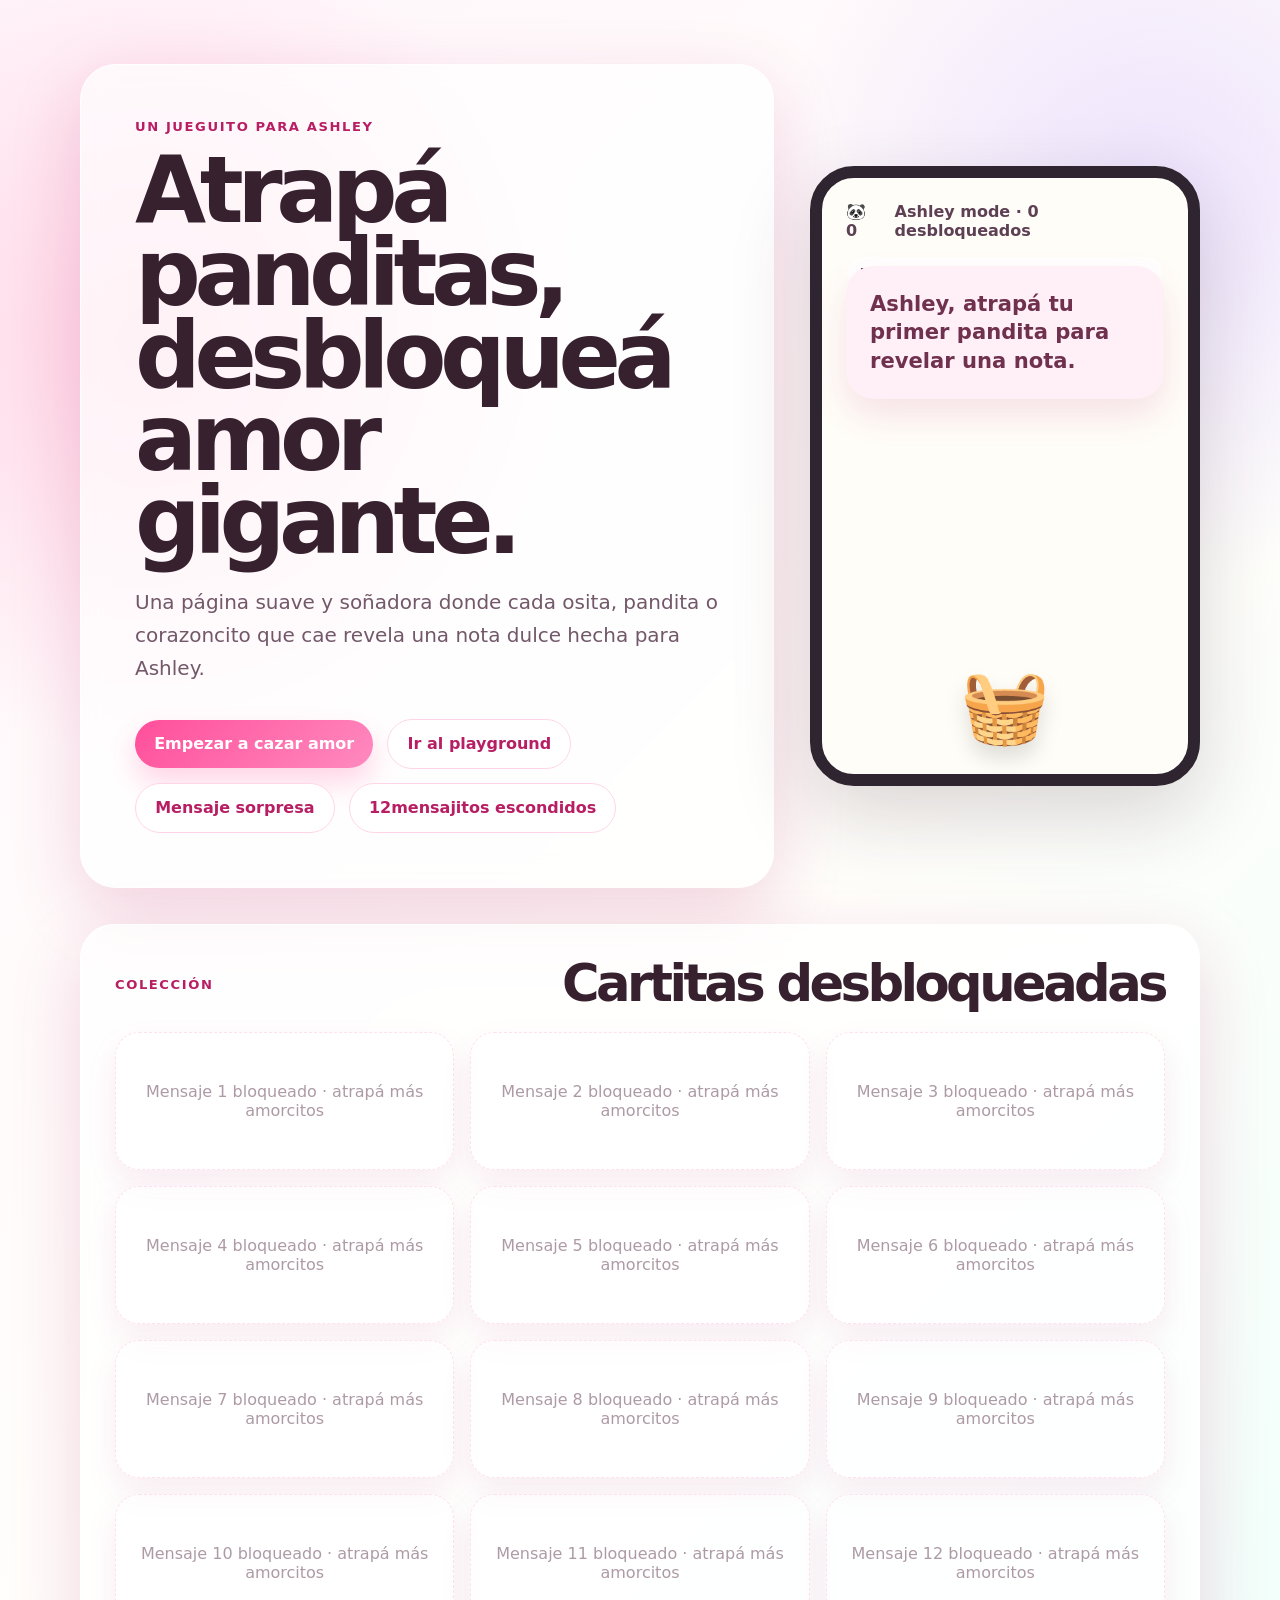
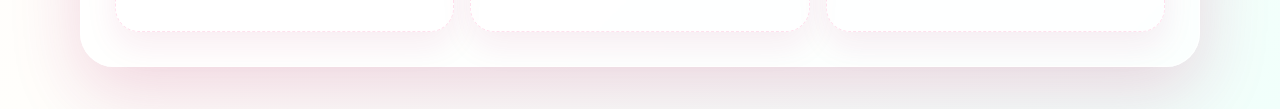
<file: index.html>
<!doctype html>
<html lang="es">
<head>
  <meta charset="utf-8" />
  <meta name="viewport" content="width=device-width, initial-scale=1" />
  <meta name="description" content="Un mini juego de amor para Ashley: atrapá panditas, ositas y corazones para descubrir mensajes dulces." />
  <meta name="theme-color" content="#fff6fb" />
  <title>Para Ashley · Panda Love Catcher</title>
  <link rel="stylesheet" href="styles.css" />
</head>
<body>
  <a class="skip-link" href="#game">Saltar al juego</a>

  <main class="page-shell">
    <section class="soft-storybook" aria-labelledby="hero-title">
      <div class="storybook-card storybook-card--intro">
        <p class="eyebrow">Un jueguito para Ashley</p>
        <h1 id="hero-title">Atrapá panditas, desbloqueá amor gigante.</h1>
        <p class="hero-text">
          Una página suave y soñadora donde cada osita, pandita o corazoncito que cae
          revela una nota dulce hecha para Ashley.
        </p>
        <div class="hero-actions" aria-label="Acciones principales">
          <a class="button button--primary" href="#game">Empezar a cazar amor</a>
          <a class="button button--ghost" href="playground.html">Ir al playground</a>
          <button class="button button--ghost" id="surpriseButton" type="button">Mensaje sorpresa</button>
          <span class="hidden-count"><span id="totalMessages">0</span> mensajitos escondidos</span>
        </div>
      </div>

      <section class="phone-game" id="game" aria-labelledby="game-title">
        <div class="phone-game__hud">
          <span>🐼 <strong id="score">0</strong></span>
          <span>Ashley mode · <strong id="unlocked">0</strong> desbloqueados</span>
        </div>

        <h2 class="sr-only" id="game-title">Juego de atrapar panditas para Ashley</h2>
        <div class="game-stage" id="gameStage" tabindex="0" role="application" aria-label="Juego: usá mouse, dedo o flechas para mover la canasta">
          <p class="stage-hint">Usá el mouse, el dedo o las flechas ← →</p>
          <div class="falling-items" id="fallingItems" aria-hidden="true"></div>
          <div class="message-card" aria-live="polite">
            <p id="currentMessage">Ashley, atrapá tu primer pandita para revelar una nota.</p>
          </div>
          <div class="basket" id="basket" aria-hidden="true">🧺</div>
        </div>
      </section>
    </section>

    <section class="notes" aria-labelledby="notes-title">
      <div class="notes__intro">
        <p class="eyebrow">Colección</p>
        <h2 id="notes-title">Cartitas desbloqueadas</h2>
      </div>
      <ol class="notes-grid" id="notesGrid"></ol>
    </section>
  </main>

  <script src="script.js"></script>
</body>
</html>
</file>
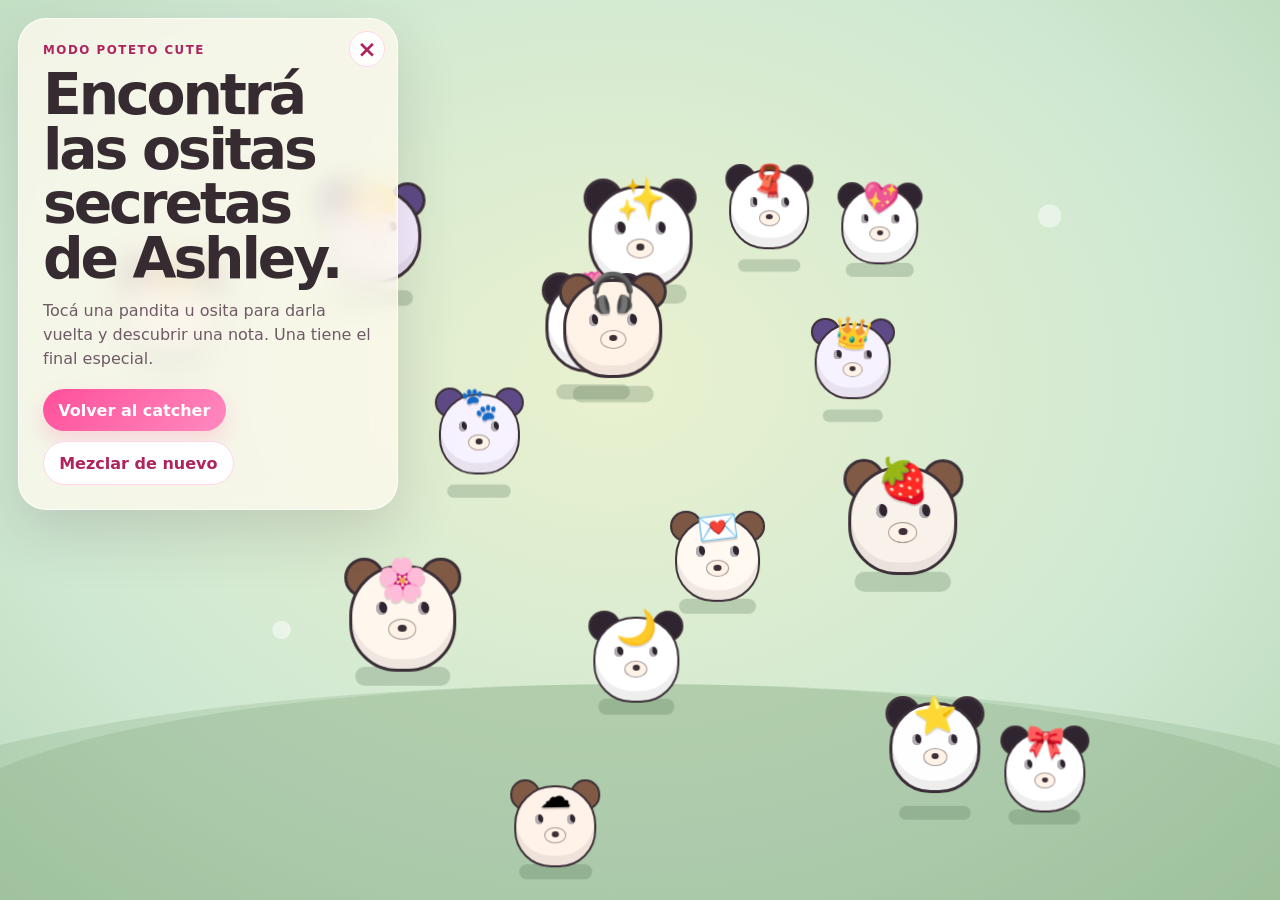
<file: playground.html>
<!doctype html>
<html lang="es">
<head>
  <meta charset="utf-8" />
  <meta name="viewport" content="width=device-width, initial-scale=1, viewport-fit=cover" />
  <meta name="description" content="Un playground de panditas y ositas para Ashley: tocá cada personaje para descubrir mensajes de amor." />
  <meta name="theme-color" content="#cfe8d2" />
  <title>Para Ashley · Panda Playground</title>
  <link rel="stylesheet" href="playground.css" />
</head>
<body>
  <main
    class="playground"
    id="playground"
    aria-label="Jardín de panditas y ositas. Tocá un personaje para leer su nota secreta de amor para Ashley. Encontrá el personaje de la suerte para abrir el final."
  ></main>

  <aside class="intro-card" id="introCard" aria-labelledby="playground-title">
    <button class="intro-card__close" id="closeIntro" type="button" aria-label="Cerrar mensaje de inicio">×</button>
    <p class="eyebrow">Modo poteto cute</p>
    <h1 id="playground-title">Encontrá las ositas secretas de Ashley.</h1>
    <p>Tocá una pandita u osita para darla vuelta y descubrir una nota. Una tiene el final especial.</p>
    <nav class="intro-actions" aria-label="Navegación">
      <a href="index.html">Volver al catcher</a>
      <button id="shuffleAgain" type="button">Mezclar de nuevo</button>
    </nav>
  </aside>

  <div class="finale" id="finale" hidden role="dialog" aria-modal="true" aria-labelledby="finale-title">
    <div class="finale__card">
      <p class="eyebrow">La pandita de la suerte</p>
      <h2 id="finale-title">Ashley, ganaste todos mis corazoncitos.</h2>
      <p>Si este jardín tuviera mil ositas, igual te buscaría a vos primero.</p>
      <button id="playAgain" type="button">Jugar otra vez</button>
    </div>
  </div>

  <div class="confetti" id="confetti" aria-hidden="true"></div>
  <p class="sr-only" id="status" role="status"></p>

  <script src="playground.js"></script>
</body>
</html>
</file>
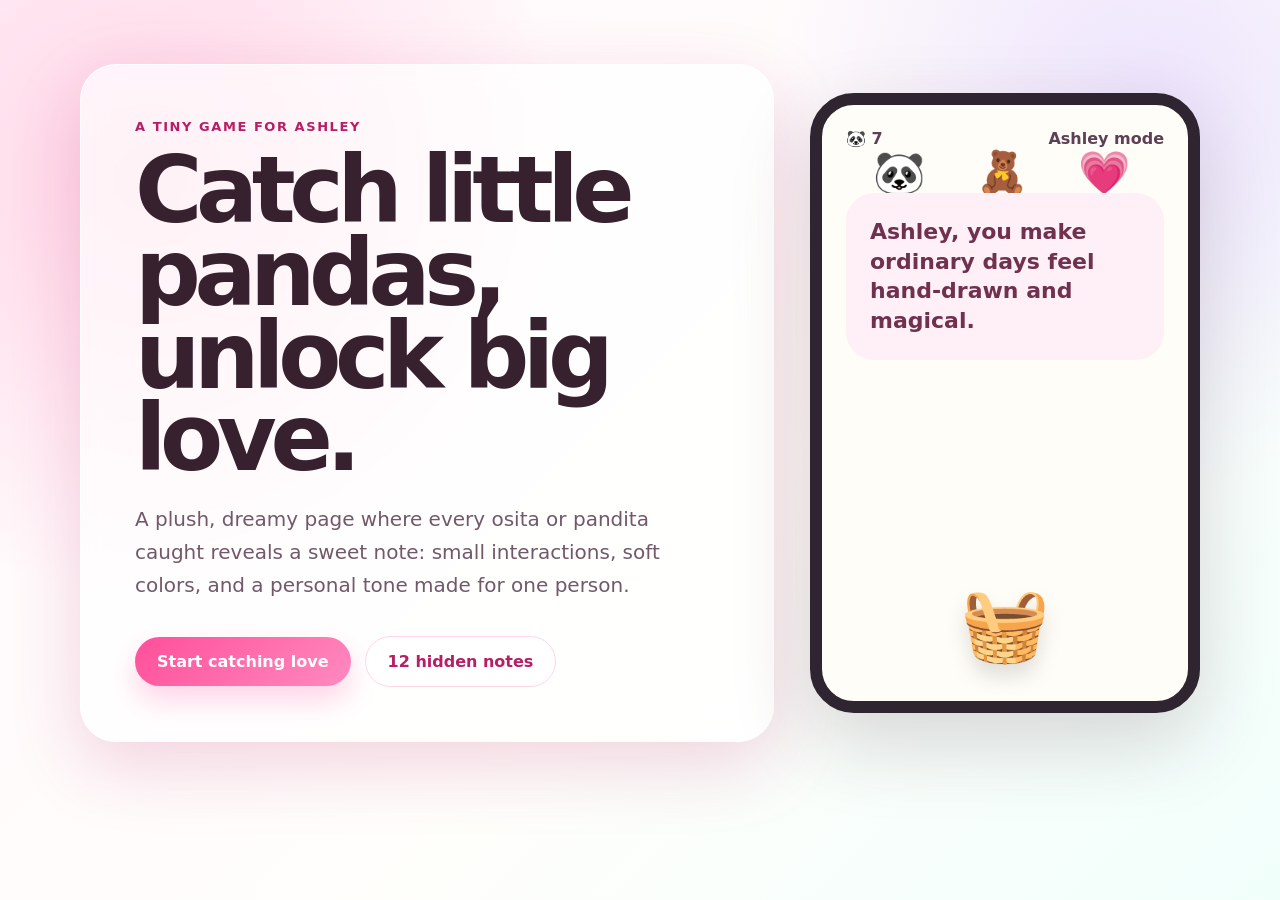
<file: design/ashley-panda-love/01-soft-storybook.html>
<!doctype html>
<html lang="en">
<head>
  <meta charset="utf-8" />
  <meta name="viewport" content="width=device-width, initial-scale=1" />
  <title>Ashley's Panda Garden — Soft Storybook</title>
  <style>
    :root {
      --bg: #fff6fb;
      --ink: #37212f;
      --muted: #725869;
      --rose: #ff77ad;
      --rose-dark: #b81e63;
      --cream: #fffdf8;
      --mint: #bcebdc;
      --lavender: #d9c7ff;
      --shadow: 0 24px 70px rgba(184, 30, 99, .18);
    }
    * { box-sizing: border-box; }
    body {
      margin: 0;
      min-height: 100vh;
      font-family: Inter, ui-sans-serif, system-ui, -apple-system, BlinkMacSystemFont, "Segoe UI", sans-serif;
      color: var(--ink);
      background:
        radial-gradient(circle at 12% 20%, rgba(255, 119, 173, .28), transparent 26rem),
        radial-gradient(circle at 90% 12%, rgba(217, 199, 255, .48), transparent 24rem),
        linear-gradient(135deg, var(--bg), #fffefb 58%, #f1fffb);
      overflow: hidden;
    }
    main { width: min(1120px, calc(100vw - 40px)); margin: 0 auto; padding: 64px 0 36px; }
    .shell { display: grid; grid-template-columns: 1fr 390px; gap: 36px; align-items: center; }
    .hero {
      background: rgba(255,255,255,.68);
      border: 1px solid rgba(255,255,255,.9);
      border-radius: 36px;
      box-shadow: var(--shadow);
      padding: 54px;
      backdrop-filter: blur(14px);
    }
    .eyebrow { color: var(--rose-dark); font-weight: 800; letter-spacing: .12em; text-transform: uppercase; font-size: 13px; }
    h1 { font-size: clamp(48px, 8vw, 92px); line-height: .9; margin: 16px 0 22px; letter-spacing: -.07em; }
    p { color: var(--muted); font-size: 20px; line-height: 1.65; margin: 0; max-width: 650px; }
    .cta { display: flex; gap: 14px; margin-top: 34px; align-items: center; flex-wrap: wrap; }
    button, .pill {
      border: 0; border-radius: 999px; padding: 15px 22px; font: inherit; font-weight: 800;
    }
    button { color: white; background: linear-gradient(135deg, #ff4f9a, #ff8abf); box-shadow: 0 14px 28px rgba(255,79,154,.24); }
    .pill { background: #fff; color: var(--rose-dark); border: 1px solid #ffd5e7; }
    .phone {
      min-height: 620px;
      border-radius: 44px;
      background: var(--cream);
      border: 12px solid #2f2530;
      box-shadow: 0 30px 80px rgba(55,33,47,.18);
      padding: 24px;
      position: relative;
      overflow: hidden;
    }
    .score { display:flex; justify-content:space-between; font-weight:900; color:#5e4055; }
    .catcher { position:absolute; left:50%; bottom:34px; transform:translateX(-50%); font-size:72px; filter: drop-shadow(0 12px 10px rgba(0,0,0,.12)); }
    .falling { position:absolute; font-size:42px; animation: drop 5s linear infinite; }
    .falling:nth-child(2){ left:14%; animation-delay:-1s; }
    .falling:nth-child(3){ left:42%; animation-delay:-3s; }
    .falling:nth-child(4){ left:70%; animation-delay:-2s; }
    .card { position:absolute; left:24px; right:24px; top:88px; padding:24px; border-radius:28px; background:#fff0f7; color:#70314f; font-size:22px; line-height:1.35; font-weight:800; }
    @keyframes drop { from { transform: translateY(-90px) rotate(-10deg); } to { transform: translateY(610px) rotate(15deg); } }
    @media (max-width: 900px) { .shell { grid-template-columns: 1fr; } body{overflow:auto;} .phone{min-height:520px;} }
    @media (prefers-reduced-motion: reduce) { .falling { animation: none; } }
  </style>
</head>
<body>
  <main>
    <section class="shell" aria-label="Soft storybook direction">
      <div class="hero">
        <div class="eyebrow">A tiny game for Ashley</div>
        <h1>Catch little pandas, unlock big love.</h1>
        <p>A plush, dreamy page where every osita or pandita caught reveals a sweet note: small interactions, soft colors, and a personal tone made for one person.</p>
        <div class="cta"><button>Start catching love</button><span class="pill">12 hidden notes</span></div>
      </div>
      <div class="phone" aria-label="Game preview">
        <div class="score"><span>🐼 7</span><span>Ashley mode</span></div>
        <span class="falling">🐼</span><span class="falling">🧸</span><span class="falling">💗</span>
        <div class="card">Ashley, you make ordinary days feel hand-drawn and magical.</div>
        <div class="catcher">🧺</div>
      </div>
    </section>
  </main>
</body>
</html>
</file>
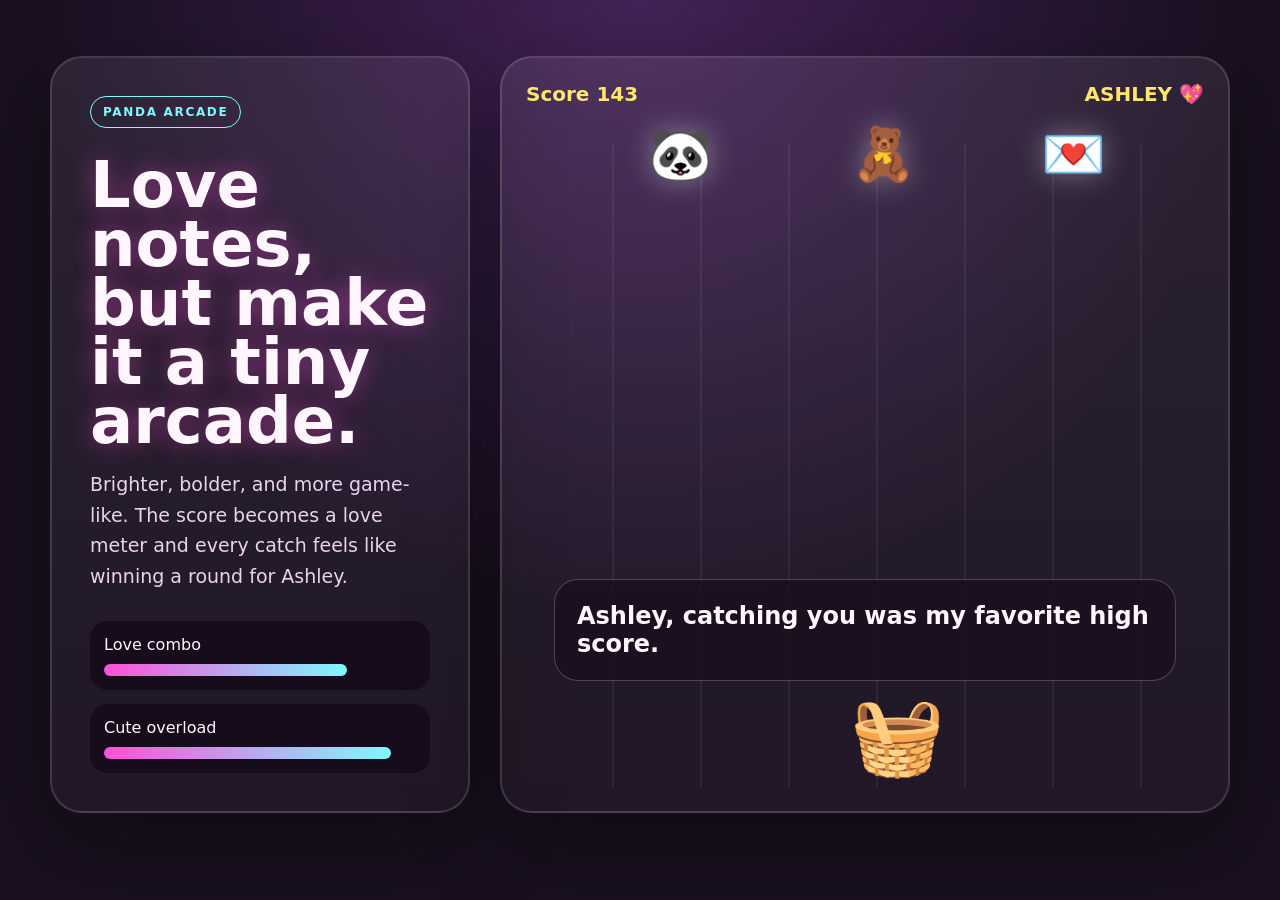
<file: design/ashley-panda-love/02-arcade-valentine.html>
<!doctype html>
<html lang="en">
<head>
  <meta charset="utf-8" />
  <meta name="viewport" content="width=device-width, initial-scale=1" />
  <title>Ashley's Panda Garden — Arcade Valentine</title>
  <style>
    :root { --bg:#1a1020; --panel:#2a1835; --pink:#ff4fd8; --cyan:#7df9ff; --yellow:#ffe66d; --white:#fff7fd; }
    *{box-sizing:border-box} body{margin:0; min-height:100vh; font-family: ui-rounded, "SF Pro Rounded", Inter, system-ui, sans-serif; color:var(--white); background: radial-gradient(circle at 50% 0%, #432358, transparent 38rem), var(--bg); overflow:hidden;}
    main{width:min(1180px, calc(100vw - 40px)); margin:auto; padding:56px 0;}
    .grid{display:grid; grid-template-columns:420px 1fr; gap:30px; align-items:stretch;}
    .side,.stage{border:2px solid rgba(255,255,255,.14); border-radius:32px; background:linear-gradient(180deg, rgba(255,255,255,.08), rgba(255,255,255,.03)); box-shadow:0 28px 90px rgba(0,0,0,.36);}
    .side{padding:38px;} .badge{display:inline-flex; border:1px solid var(--cyan); color:var(--cyan); padding:8px 12px; border-radius:999px; font-weight:900; text-transform:uppercase; font-size:12px; letter-spacing:.14em;}
    h1{font-size:64px; line-height:.92; margin:28px 0 18px; text-shadow:0 0 24px rgba(255,79,216,.44);} p{font-size:19px; line-height:1.6; color:#ead3eb;}
    .meters{display:grid; gap:14px; margin-top:30px}.meter{background:#160c1c; border-radius:18px; padding:14px}.bar{height:12px;border-radius:999px;background:linear-gradient(90deg,var(--pink),var(--cyan));margin-top:10px}
    .stage{position:relative; min-height:640px; overflow:hidden; padding:24px;} .hud{display:flex; justify-content:space-between; font-size:20px; font-weight:900; color:var(--yellow)}
    .lane{position:absolute; inset:86px 24px 24px; border-radius:26px; background:repeating-linear-gradient(90deg, transparent 0 86px, rgba(255,255,255,.06) 86px 88px)}
    .item{position:absolute; top:-20px; font-size:52px; filter:drop-shadow(0 0 14px rgba(255,255,255,.35)); animation:fall 3.8s linear infinite}.item:nth-child(1){left:18%;animation-delay:-.8s}.item:nth-child(2){left:48%;animation-delay:-2s}.item:nth-child(3){left:76%;animation-delay:-1.2s}
    .basket{position:absolute; bottom:30px; left:48%; font-size:76px}.toast{position:absolute; left:52px; right:52px; bottom:130px; border:1px solid rgba(255,255,255,.22); border-radius:24px; padding:22px; background:rgba(26,16,32,.86); font-size:24px; font-weight:900;}
    @keyframes fall{to{transform:translateY(650px) rotate(1turn)}} @media(max-width:900px){body{overflow:auto}.grid{grid-template-columns:1fr}.stage{min-height:560px}} @media(prefers-reduced-motion:reduce){.item{animation:none}}
  </style>
</head>
<body>
  <main>
    <section class="grid" aria-label="Arcade valentine direction">
      <aside class="side"><span class="badge">panda arcade</span><h1>Love notes, but make it a tiny arcade.</h1><p>Brighter, bolder, and more game-like. The score becomes a love meter and every catch feels like winning a round for Ashley.</p><div class="meters"><div class="meter">Love combo<div class="bar" style="width:78%"></div></div><div class="meter">Cute overload<div class="bar" style="width:92%"></div></div></div></aside>
      <div class="stage"><div class="hud"><span>Score 143</span><span>ASHLEY 💖</span></div><div class="lane"><span class="item">🐼</span><span class="item">🧸</span><span class="item">💌</span></div><div class="toast">Ashley, catching you was my favorite high score.</div><div class="basket">🧺</div></div>
    </section>
  </main>
</body>
</html>
</file>
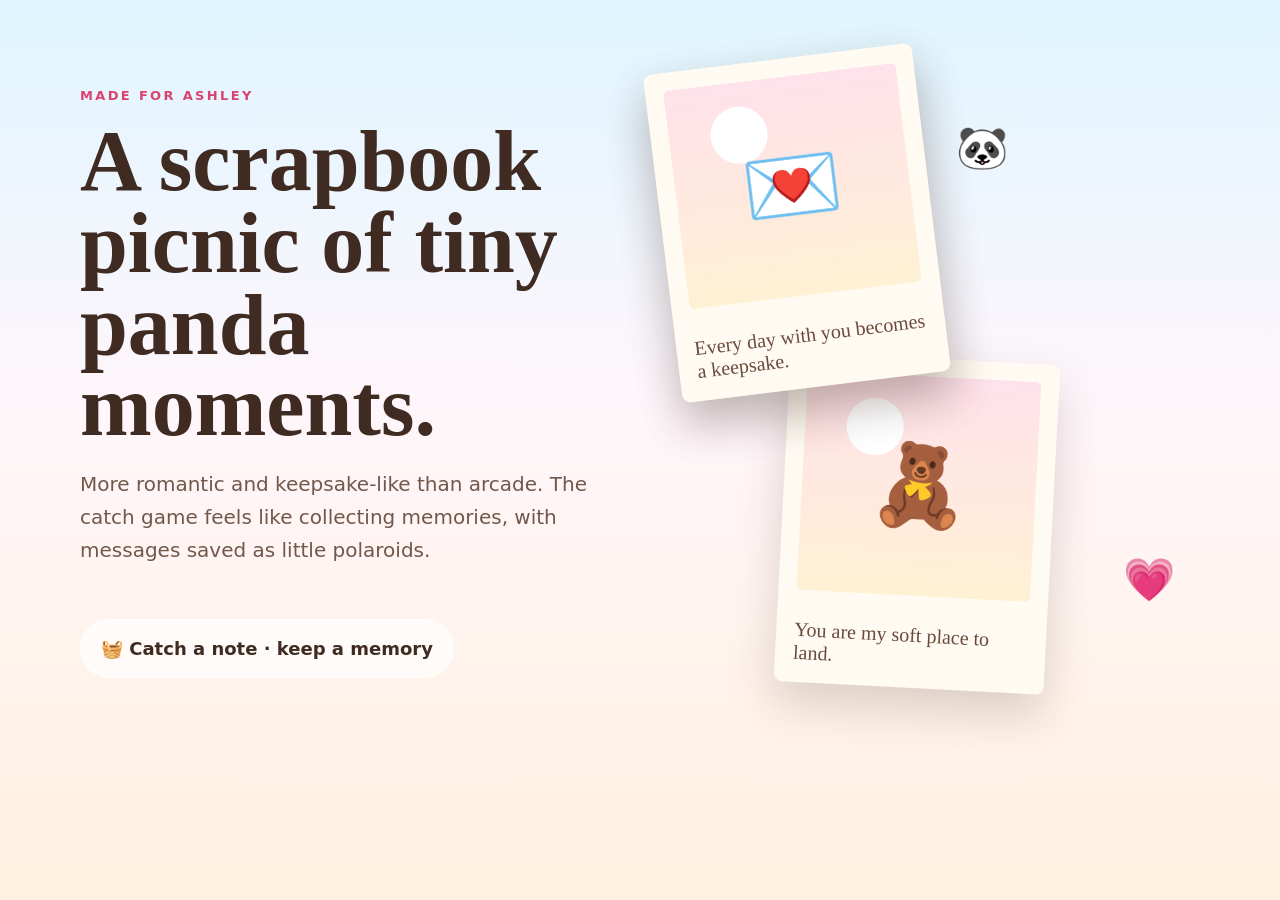
<file: design/ashley-panda-love/03-polaroid-picnic.html>
<!doctype html>
<html lang="en">
<head>
  <meta charset="utf-8" />
  <meta name="viewport" content="width=device-width, initial-scale=1" />
  <title>Ashley's Panda Garden — Polaroid Picnic</title>
  <style>
    :root{--paper:#fffaf2;--ink:#3f2b22;--berry:#d9436f;--leaf:#799f73;--sky:#dff5ff;--gold:#f7c65b}*{box-sizing:border-box}body{margin:0;min-height:100vh;font-family:Georgia, "Times New Roman", serif;color:var(--ink);background:linear-gradient(180deg,var(--sky),#fff6fb 45%,#fff1df);overflow:hidden}main{width:min(1160px,calc(100vw - 40px));margin:0 auto;padding:58px 0}.layout{display:grid;grid-template-columns:1fr 1fr;gap:44px;align-items:center}.copy{padding:20px}.stamp{font:800 13px ui-sans-serif,system-ui;letter-spacing:.18em;text-transform:uppercase;color:var(--berry)}h1{font-size:clamp(50px,7vw,86px);line-height:.95;margin:18px 0 20px}p{font:20px/1.65 ui-sans-serif,system-ui;color:#71584c}.board{position:relative;min-height:650px}.photo{position:absolute;width:270px;min-height:330px;padding:18px 18px 70px;background:var(--paper);box-shadow:0 22px 45px rgba(63,43,34,.18);border-radius:8px;transform:rotate(-7deg);}.photo:nth-child(2){right:20px;top:70px;transform:rotate(8deg)}.photo:nth-child(3){left:120px;bottom:20px;transform:rotate(3deg)}.scene{height:220px;border-radius:6px;background:radial-gradient(circle at 30% 24%,#fff 0 28px,transparent 29px),linear-gradient(180deg,#ffe1eb,#fff1d4);display:grid;place-items:center;font-size:80px}.caption{position:absolute;left:18px;right:18px;bottom:18px;font-size:20px;color:#6b4a3d}.game{margin-top:32px;border-radius:30px;padding:18px 20px;background:#ffffffb0;border:1px solid #fff;font:800 18px ui-sans-serif,system-ui;display:inline-flex;gap:12px;align-items:center}.floating{position:absolute;font-size:42px;animation:sway 4s ease-in-out infinite}.floating.a{right:38%;top:10%}.floating.b{right:8%;bottom:16%;animation-delay:-1.5s}@keyframes sway{50%{transform:translateY(22px) rotate(8deg)}}@media(max-width:900px){body{overflow:auto}.layout{grid-template-columns:1fr}.board{min-height:580px}}@media(prefers-reduced-motion:reduce){.floating{animation:none}}
  </style>
</head>
<body>
  <main>
    <section class="layout" aria-label="Polaroid picnic direction">
      <div class="copy"><div class="stamp">made for Ashley</div><h1>A scrapbook picnic of tiny panda moments.</h1><p>More romantic and keepsake-like than arcade. The catch game feels like collecting memories, with messages saved as little polaroids.</p><div class="game">🧺 Catch a note · keep a memory</div></div>
      <div class="board"><span class="floating a">🐼</span><span class="floating b">💗</span><article class="photo"><div class="scene">🧸</div><div class="caption">You are my soft place to land.</div></article><article class="photo"><div class="scene">🐼</div><div class="caption">Ashley, your smile is my favorite view.</div></article><article class="photo"><div class="scene">💌</div><div class="caption">Every day with you becomes a keepsake.</div></article></div>
    </section>
  </main>
</body>
</html>
</file>
<file: styles.css>
:root {
  color-scheme: light;
  --bg: #fff6fb;
  --ink: #37212f;
  --muted: #725869;
  --rose: #ff77ad;
  --rose-dark: #b81e63;
  --cream: #fffdf8;
  --mint: #bcebdc;
  --lavender: #d9c7ff;
  --shadow: 0 24px 70px rgba(184, 30, 99, 0.18);
}

* { box-sizing: border-box; }

html { scroll-behavior: smooth; }

body {
  margin: 0;
  min-height: 100vh;
  font-family: Inter, ui-sans-serif, system-ui, -apple-system, BlinkMacSystemFont, "Segoe UI", sans-serif;
  color: var(--ink);
  background:
    radial-gradient(circle at 12% 20%, rgba(255, 119, 173, 0.28), transparent 26rem),
    radial-gradient(circle at 90% 12%, rgba(217, 199, 255, 0.48), transparent 24rem),
    linear-gradient(135deg, var(--bg), #fffefb 58%, #f1fffb);
}

button,
a { -webkit-tap-highlight-color: transparent; }

button { font: inherit; }

.skip-link {
  position: fixed;
  left: 1rem;
  top: 1rem;
  transform: translateY(-160%);
  z-index: 20;
  border-radius: 999px;
  background: var(--ink);
  color: white;
  padding: 0.75rem 1rem;
  text-decoration: none;
  transition: transform 160ms ease;
}

.skip-link:focus { transform: translateY(0); }

.page-shell {
  width: min(1120px, calc(100vw - 40px));
  margin: 0 auto;
  padding: 64px 0 42px;
}

.soft-storybook {
  display: grid;
  grid-template-columns: minmax(0, 1fr) 390px;
  gap: 36px;
  align-items: center;
}

.storybook-card,
.notes {
  border: 1px solid rgba(255, 255, 255, 0.9);
  background: rgba(255, 255, 255, 0.68);
  box-shadow: var(--shadow);
  backdrop-filter: blur(14px);
}

.storybook-card--intro {
  border-radius: 36px;
  padding: clamp(34px, 6vw, 54px);
}

.eyebrow {
  margin: 0 0 16px;
  color: var(--rose-dark);
  font-size: 0.82rem;
  font-weight: 850;
  letter-spacing: 0.12em;
  text-transform: uppercase;
}

h1,
h2 { margin: 0; letter-spacing: -0.07em; }

h1 {
  max-width: 740px;
  font-size: clamp(3rem, 8vw, 5.75rem);
  line-height: 0.9;
}

h2 {
  font-size: clamp(2rem, 4vw, 3.2rem);
  line-height: 0.96;
}

.hero-text {
  max-width: 650px;
  margin: 22px 0 0;
  color: var(--muted);
  font-size: clamp(1.08rem, 2vw, 1.25rem);
  line-height: 1.65;
}

.hero-actions {
  display: flex;
  gap: 14px;
  flex-wrap: wrap;
  align-items: center;
  margin-top: 34px;
}

.button,
.hidden-count {
  display: inline-flex;
  align-items: center;
  justify-content: center;
  min-height: 48px;
  border-radius: 999px;
  padding: 0.9rem 1.2rem;
  font-weight: 850;
}

.button {
  border: 0;
  cursor: pointer;
  text-decoration: none;
}

.button:focus-visible,
.game-stage:focus-visible {
  outline: 4px solid rgba(255, 119, 173, 0.45);
  outline-offset: 4px;
}

.button--primary {
  color: white;
  background: linear-gradient(135deg, #ff4f9a, #ff8abf);
  box-shadow: 0 14px 28px rgba(255, 79, 154, 0.24);
}

.button--ghost,
.hidden-count {
  color: var(--rose-dark);
  background: white;
  border: 1px solid #ffd5e7;
}

.phone-game {
  min-height: 620px;
  border-radius: 44px;
  background: var(--cream);
  border: 12px solid #2f2530;
  box-shadow: 0 30px 80px rgba(55, 33, 47, 0.18);
  padding: 24px;
  position: relative;
  overflow: hidden;
}

.phone-game__hud {
  display: flex;
  justify-content: space-between;
  gap: 14px;
  color: #5e4055;
  font-weight: 900;
}

.game-stage {
  position: absolute;
  inset: 66px 0 0;
  overflow: hidden;
  touch-action: none;
  user-select: none;
}

.stage-hint {
  position: absolute;
  z-index: 3;
  left: 50%;
  top: 0;
  transform: translateX(-50%);
  width: max-content;
  max-width: calc(100% - 32px);
  border-radius: 999px;
  background: rgba(255, 255, 255, 0.86);
  color: #6b3450;
  padding: 0.5rem 0.78rem;
  font-size: 0.82rem;
  font-weight: 850;
  text-align: center;
}

.message-card {
  position: absolute;
  z-index: 4;
  left: 24px;
  right: 24px;
  top: 22px;
  border-radius: 28px;
  background: #fff0f7;
  color: #70314f;
  padding: 24px;
  box-shadow: 0 16px 35px rgba(184, 30, 99, 0.12);
}

.message-card p {
  margin: 0;
  font-size: 1.32rem;
  font-weight: 850;
  line-height: 1.35;
}

.falling-item {
  position: absolute;
  z-index: 2;
  width: 54px;
  height: 54px;
  display: grid;
  place-items: center;
  font-size: 2.65rem;
  filter: drop-shadow(0 12px 10px rgba(55, 33, 47, 0.12));
  will-change: transform;
}

.basket {
  position: absolute;
  z-index: 5;
  left: 50%;
  bottom: 34px;
  width: 92px;
  height: 76px;
  display: grid;
  place-items: center;
  font-size: 4.5rem;
  transform: translateX(-50%);
  filter: drop-shadow(0 12px 10px rgba(0, 0, 0, 0.12));
}

.notes {
  margin-top: 36px;
  border-radius: 34px;
  padding: clamp(22px, 4vw, 34px);
}

.notes__intro {
  display: flex;
  gap: 20px;
  align-items: end;
  justify-content: space-between;
  margin-bottom: 24px;
}

.notes-grid {
  display: grid;
  grid-template-columns: repeat(3, minmax(0, 1fr));
  gap: 16px;
  padding: 0;
  margin: 0;
  list-style: none;
}

.note-card {
  min-height: 138px;
  border-radius: 24px;
  background: var(--cream);
  border: 1px solid #ffe0ed;
  padding: 18px;
  color: #674459;
  box-shadow: 0 14px 32px rgba(182, 31, 97, 0.08);
}

.note-card__icon {
  display: block;
  font-size: 2rem;
  margin-bottom: 10px;
}

.note-card--locked {
  display: grid;
  place-items: center;
  color: rgba(103, 68, 89, 0.54);
  text-align: center;
  background: rgba(255, 255, 255, 0.52);
  border-style: dashed;
}

.sr-only {
  position: absolute;
  width: 1px;
  height: 1px;
  padding: 0;
  margin: -1px;
  overflow: hidden;
  clip: rect(0, 0, 0, 0);
  white-space: nowrap;
  border: 0;
}

@media (max-width: 900px) {
  .page-shell {
    width: min(100% - 24px, 680px);
    padding: 24px 0 36px;
  }

  .soft-storybook { grid-template-columns: 1fr; }
  .phone-game { min-height: 520px; }
  .notes__intro { align-items: flex-start; flex-direction: column; }
  .notes-grid { grid-template-columns: 1fr; }
}

@media (max-width: 420px) {
  .phone-game { border-width: 8px; padding: 18px; }
  .phone-game__hud { font-size: 0.84rem; }
  .message-card { left: 16px; right: 16px; padding: 18px; }
  .message-card p { font-size: 1.12rem; }
  .stage-hint { display: none; }
}

@media (prefers-reduced-motion: reduce) {
  html { scroll-behavior: auto; }
  .falling-item { transition: none; }
}
</file>
<file: playground.css>
:root {
  color-scheme: light;
  --grass: #cfe8d2;
  --grass-deep: #b8d8b9;
  --ink: #352b31;
  --muted: #6f5a65;
  --cream: #fffaf0;
  --paper: #fff3a8;
  --paper-edge: #e9c95b;
  --rose: #ff6aa9;
  --rose-dark: #af245f;
  --lavender: #d9c7ff;
  --mint: #bcebdc;
  --shadow: rgba(53, 43, 49, 0.22);
}

* { box-sizing: border-box; }

html,
body { height: 100%; }

body {
  margin: 0;
  overflow: hidden;
  color: var(--ink);
  font-family: Inter, ui-sans-serif, system-ui, -apple-system, BlinkMacSystemFont, "Segoe UI", sans-serif;
  background: var(--grass);
}

button,
a { -webkit-tap-highlight-color: transparent; }

button { font: inherit; }

.playground {
  position: fixed;
  inset: 0;
  overflow: hidden;
  isolation: isolate;
  background:
    radial-gradient(circle at 14% 18%, rgba(255, 255, 255, 0.58) 0 0.8rem, transparent 0.85rem),
    radial-gradient(circle at 22% 70%, rgba(255, 255, 255, 0.5) 0 0.55rem, transparent 0.6rem),
    radial-gradient(circle at 82% 24%, rgba(255, 255, 255, 0.48) 0 0.7rem, transparent 0.75rem),
    radial-gradient(ellipse at 48% 42%, #e9f1cf 0, var(--grass) 64%, var(--grass-deep) 100%);
}

.playground::before,
.playground::after {
  content: "";
  position: absolute;
  inset: auto -6vw -10vh;
  height: 34vh;
  border-radius: 50% 50% 0 0;
  background: rgba(117, 159, 111, 0.22);
  z-index: -1;
}

.playground::after {
  inset: auto -18vw -18vh;
  height: 42vh;
  background: rgba(112, 148, 107, 0.2);
}

.intro-card {
  position: fixed;
  z-index: 9000;
  left: max(18px, env(safe-area-inset-left));
  top: max(18px, env(safe-area-inset-top));
  width: min(380px, calc(100vw - 36px));
  border: 1px solid rgba(255, 255, 255, 0.8);
  border-radius: 28px;
  background: rgba(255, 250, 240, 0.76);
  box-shadow: 0 22px 60px rgba(53, 43, 49, 0.16);
  backdrop-filter: blur(14px);
  padding: 24px;
}

.intro-card[hidden] { display: none; }

.intro-card__close {
  position: absolute;
  top: 12px;
  right: 12px;
  width: 36px;
  height: 36px;
  border: 1px solid #ffd5e7;
  border-radius: 999px;
  background: rgba(255, 255, 255, 0.9);
  color: var(--rose-dark);
  box-shadow: none;
  cursor: pointer;
  font-size: 1.45rem;
  font-weight: 900;
  line-height: 1;
}

.intro-card__close:focus-visible {
  outline: 4px solid rgba(255, 106, 169, 0.42);
  outline-offset: 3px;
}

.eyebrow {
  margin: 0 0 10px;
  color: var(--rose-dark);
  font-size: 0.74rem;
  font-weight: 900;
  letter-spacing: 0.13em;
  text-transform: uppercase;
}

h1,
h2 { margin: 0; letter-spacing: -0.055em; line-height: 0.96; }

h1 { font-size: clamp(2rem, 5vw, 3.55rem); }

h2 { font-size: clamp(2.2rem, 7vw, 4.6rem); }

.intro-card p:not(.eyebrow),
.finale p:not(.eyebrow) {
  color: var(--muted);
  font-size: 1rem;
  line-height: 1.5;
  margin: 14px 0 0;
}

.intro-actions {
  display: flex;
  flex-wrap: wrap;
  gap: 10px;
  margin-top: 18px;
}

.intro-actions a,
.intro-actions button,
.finale button {
  min-height: 42px;
  border: 0;
  border-radius: 999px;
  padding: 0.72rem 0.95rem;
  color: white;
  background: linear-gradient(135deg, #ff4f9a, #ff8abf);
  box-shadow: 0 10px 22px rgba(255, 79, 154, 0.2);
  font-weight: 900;
  text-decoration: none;
  cursor: pointer;
}

.intro-actions button {
  color: var(--rose-dark);
  background: white;
  border: 1px solid #ffd5e7;
  box-shadow: none;
}

.critter {
  position: absolute;
  z-index: 2;
  width: var(--size);
  height: var(--size);
  padding: 0;
  border: 0;
  background: none;
  cursor: pointer;
  touch-action: manipulation;
  user-select: none;
  outline: none;
  will-change: transform;
}

.critter:focus-visible {
  outline: 4px dashed #6d4f82;
  outline-offset: 4px;
  border-radius: 42%;
}

.critter__shadow {
  position: absolute;
  left: 18%;
  bottom: 4%;
  width: 64%;
  height: 13%;
  border-radius: 999px;
  background: rgba(83, 113, 81, 0.26);
  transform-origin: center;
}

.critter__hop,
.critter__flip,
.critter__front,
.critter__back {
  position: absolute;
  inset: 0;
  display: grid;
  place-items: center;
}

.critter__flip {
  transform-style: preserve-3d;
  transition: transform 440ms cubic-bezier(0.23, 0.8, 0.32, 1);
}

.critter.is-open .critter__flip { transform: rotateY(180deg); }

.critter__front,
.critter__back {
  backface-visibility: hidden;
  -webkit-backface-visibility: hidden;
}

.critter__back { transform: rotateY(180deg); }

.critter__face {
  position: relative;
  display: grid;
  place-items: center;
  width: 72%;
  aspect-ratio: 1;
  border-radius: 48% 48% 45% 45%;
  background: var(--fur, #fff);
  border: max(2px, calc(var(--size) * 0.025)) solid #3c3038;
  box-shadow: inset 0 -0.6rem 0 rgba(53, 43, 49, 0.08);
}

.critter__face::before,
.critter__face::after {
  content: "";
  position: absolute;
  top: -10%;
  width: 34%;
  aspect-ratio: 1;
  border-radius: 50%;
  background: var(--ear, #3c3038);
  border: max(2px, calc(var(--size) * 0.025)) solid #3c3038;
  z-index: -1;
}

.critter__face::before { left: -8%; }
.critter__face::after { right: -8%; }

.critter__eyes {
  position: absolute;
  top: 34%;
  left: 24%;
  right: 24%;
  display: flex;
  justify-content: space-between;
}

.critter__eyes i {
  width: 20%;
  aspect-ratio: 1 / 1.25;
  border-radius: 50%;
  background: #2f2530;
  box-shadow: inset 0.18rem -0.1rem 0 rgba(255, 255, 255, 0.62);
}

.critter__snout {
  position: absolute;
  top: 51%;
  width: 28%;
  aspect-ratio: 1.35;
  border-radius: 50%;
  background: #fff3e8;
  border: max(1px, calc(var(--size) * 0.012)) solid rgba(60, 48, 56, 0.45);
}

.critter__snout::before {
  content: "";
  position: absolute;
  left: 50%;
  top: 24%;
  width: 34%;
  aspect-ratio: 1.25;
  transform: translateX(-50%);
  border-radius: 50%;
  background: #3c3038;
}

.critter__blush {
  position: absolute;
  top: 58%;
  left: 17%;
  right: 17%;
  display: flex;
  justify-content: space-between;
}

.critter__blush i {
  width: 18%;
  height: 9%;
  border-radius: 999px;
  background: rgba(255, 111, 159, 0.55);
}

.critter__costume {
  position: absolute;
  top: -13%;
  left: 50%;
  transform: translateX(-50%) rotate(var(--tilt, -4deg));
  font-size: calc(var(--size) * 0.28);
  filter: drop-shadow(0 0.18rem 0 rgba(53, 43, 49, 0.18));
}

.critter__note {
  width: clamp(132px, 12vw, 176px);
  min-height: 88px;
  display: grid;
  place-items: center;
  padding: 16px 13px 14px;
  border-radius: 3px 4px 14px 4px;
  background: linear-gradient(150deg, #fff7a8, var(--paper));
  color: #3a2d36;
  box-shadow: 1px 5px 8px rgba(70, 53, 42, 0.22);
  font: 850 clamp(0.92rem, 1.25vw, 1.08rem)/1.16 "Trebuchet MS", ui-sans-serif, system-ui;
  text-align: center;
  text-wrap: balance;
  transform: rotate(-3deg);
}

.critter__note::before {
  content: "";
  position: absolute;
  width: 38px;
  height: 12px;
  top: -6px;
  left: calc(50% - 19px);
  transform: rotate(4deg);
  border-radius: 2px;
  background: rgba(241, 213, 169, 0.9);
}

.critter.is-lucky { filter: drop-shadow(0 0 10px #fff3a8); }

.finale {
  position: fixed;
  z-index: 10000;
  inset: 0;
  display: grid;
  place-items: center;
  padding: 20px;
  background: rgba(53, 43, 49, 0.34);
  backdrop-filter: blur(10px);
}

.finale[hidden] { display: none; }

.finale__card {
  width: min(620px, 100%);
  border-radius: 34px;
  background: var(--cream);
  box-shadow: 0 28px 90px rgba(53, 43, 49, 0.28);
  padding: clamp(30px, 7vw, 58px);
  text-align: center;
}

.finale button { margin-top: 24px; }

.confetti {
  position: fixed;
  z-index: 9500;
  inset: 0;
  pointer-events: none;
  overflow: hidden;
}

.confetti i {
  position: absolute;
  top: -6vh;
  width: 11px;
  height: 18px;
  border-radius: 4px;
  background: var(--confetti-color);
  animation: confetti-fall var(--time) linear forwards;
}

@keyframes confetti-fall {
  to { transform: translate(var(--drift), 112vh) rotate(520deg); }
}

.sr-only {
  position: absolute;
  width: 1px;
  height: 1px;
  padding: 0;
  margin: -1px;
  overflow: hidden;
  clip: rect(0, 0, 0, 0);
  white-space: nowrap;
  border: 0;
}

@media (max-width: 720px) {
  .intro-card {
    right: max(14px, env(safe-area-inset-right));
    width: auto;
    padding: 18px;
  }

  .intro-card p:not(.eyebrow) { display: none; }
  .intro-actions { margin-top: 14px; }
}

@media (prefers-reduced-motion: reduce) {
  .critter__flip { transition: none; }
  .confetti i { animation: none; top: var(--quiet-y); }
}
</file>
